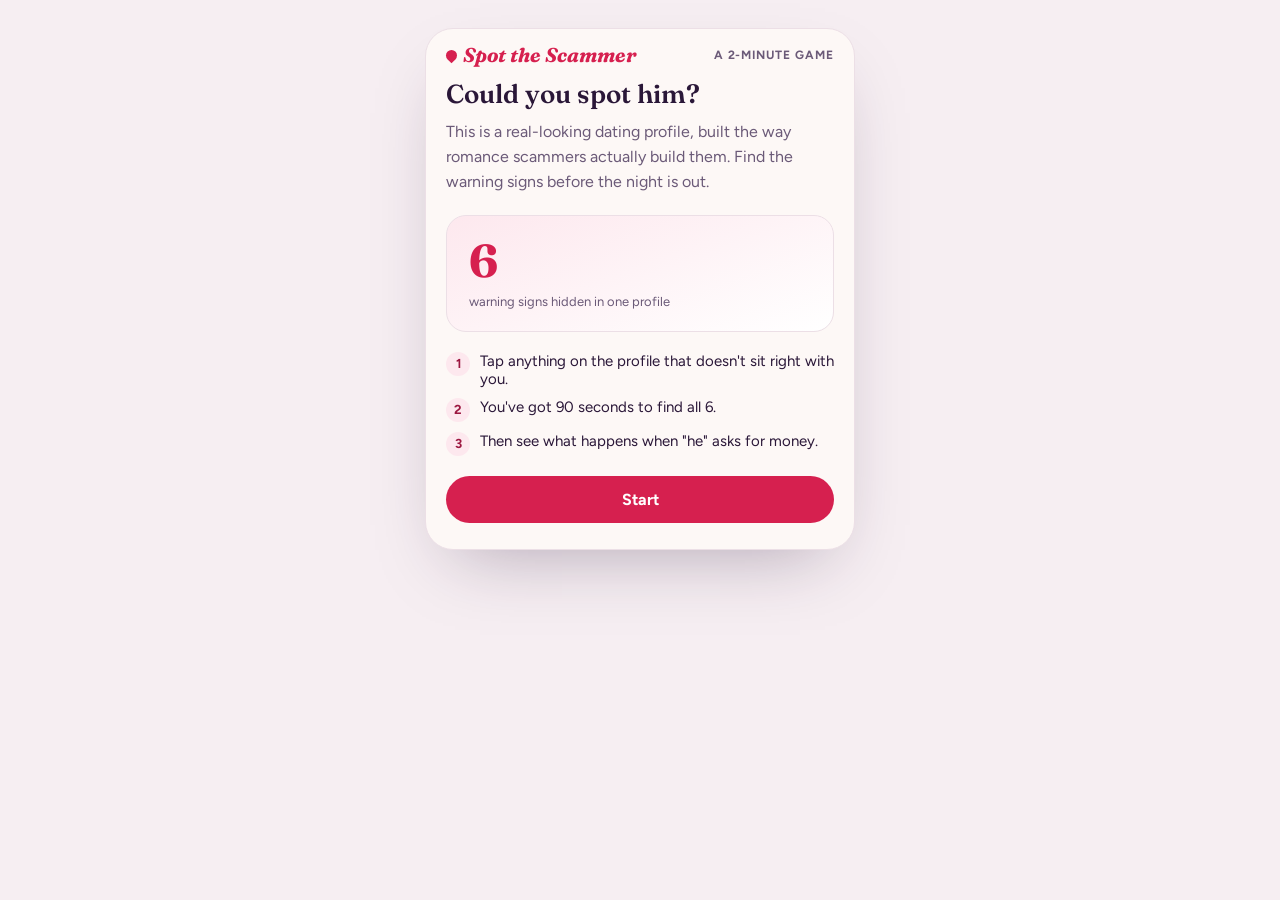
<file: index.html>
<!doctype html>
<html lang="en">
<head>
<meta charset="utf-8">
<meta name="viewport" content="width=device-width, initial-scale=1, viewport-fit=cover">
<title>Spot the Scammer</title>
<meta name="description" content="A 2-minute romance scam awareness game: find the red flags in a dating profile before someone asks you for money.">
<link rel="preconnect" href="https://fonts.gstatic.com" crossorigin>
<link href="https://fonts.googleapis.com/css2?family=Fraunces:ital,opsz,wght@0,9..144,400;0,9..144,600;0,9..144,700;1,9..144,500&family=Figtree:wght@400;500;600;700;800&display=swap" rel="stylesheet">
<link rel="stylesheet" href="style.css">
</head>
<body>

<div class="stage">
  <div class="topbar">
    <span class="brand"><i></i>Spot the Scammer</span>
    <span class="eyebrow" id="eyebrow">A 2-minute game</span>
  </div>

  <!-- SCREEN 1: INTRO -->
  <section class="screen" id="screen-intro">
    <h1>Could you spot him?</h1>
    <p class="lede">This is a real-looking dating profile, built the way romance scammers actually build them. Find the warning signs before the night is out.</p>
    <div class="intro-art">
      <div class="count">6</div>
      <div class="count-label">warning signs hidden in one profile</div>
    </div>
    <ul class="rules">
      <li><b>1</b> Tap anything on the profile that doesn't sit right with you.</li>
      <li><b>2</b> You've got 90 seconds to find all 6.</li>
      <li><b>3</b> Then see what happens when "he" asks for money.</li>
    </ul>
    <div class="btnrow"><button class="btn" id="btn-start">Start</button></div>
  </section>

  <!-- SCREEN 2: PROFILE -->
  <section class="screen" id="screen-profile" hidden>
    <div class="hud">
      <span class="found">Found: <b id="foundCount">0</b> / 6</span>
      <div class="timebar"><i id="timeFill"></i></div>
    </div>
    <div class="card">
      <div class="hot" id="hot-photo" data-flag="photo">
        <span class="pin"></span>
        <div class="photo-wrap"><img src="photo.jpg" alt="Profile photo"></div>
      </div>
      <div class="meta">
        <div class="hot" id="hot-name" data-flag="name">
          <span class="pin"></span>
          <h2>Captain Daniel Reeves, 54</h2>
        </div>
        <div class="hot" id="hot-badge" data-flag="badge" style="display:inline-block; margin-top:2px">
          <span class="pin"></span>
          <span class="badges"><span class="badge"><i></i>Verified</span> <span class="live">● Active now</span></span>
        </div>
        <div class="hot" id="hot-fine" data-flag="fine">
          <span class="pin"></span>
          <p class="fine">Offshore engineer · Widower · Replies within minutes, any hour</p>
        </div>
      </div>
      <div class="prompts">
        <div class="prompt">
          <h3>I'm looking for</h3><p>Something real, with someone honest.</p>
        </div>
        <div class="hot" id="hot-wifi" data-flag="wifi">
          <span class="pin"></span>
          <div class="prompt"><h3>I can't live without</h3><p>Good company. The rig wifi is not good company.</p></div>
        </div>
        <div class="hot" id="hot-alone" data-flag="alone">
          <span class="pin"></span>
          <div class="prompt"><h3>Message me if</h3><p>You are tired of being alone too.</p></div>
        </div>
      </div>
    </div>
    <div id="flagpanels"></div>
    <button class="reveal-link" id="btn-reveal" hidden>Time's up show me what I missed</button>
    <div class="btnrow" style="margin-top:14px">
      <button class="btn" id="btn-toMessage" hidden>Continue</button>
    </div>
  </section>

  <!-- SCREEN 3: THE ASK -->
  <section class="screen" id="screen-message" hidden>
    <h1>Three weeks later…</h1>
    <p class="lede">You've been messaging every day. Then this arrives.</p>
    <div class="chat">
      <div class="bubble"><span class="who">Daniel · 11:42pm</span> My ship's been held at port over some paperwork. Customs want £450 before they'll release my gear and I can't reach my own account from out here. I hate asking you this. I don't have anyone else. Could you send it today? I'll pay you back the second I'm on land, I promise.</div>
    </div>
    <div class="btnrow" style="margin-top:16px">
      <button class="btn" id="btn-send" data-choice="bad">Send the £450 he needs help</button>
      <button class="btn ghost" id="btn-stop" data-choice="good">Don't send money stop and check</button>
    </div>
    <div id="choicePanel"></div>
    <div class="btnrow" style="margin-top:16px">
      <button class="btn" id="btn-toSummary" hidden>See the full picture</button>
    </div>
  </section>

  <!-- SCREEN 4: SUMMARY -->
  <section class="screen" id="screen-summary" hidden>
    <h1>The 6 signs</h1>
    <ul class="recap">
      <li><b>One flattering photo</b>Often a stolen or stock photo. Save it and reverse-image-search it before you trust it.</li>
      <li><b>"Captain" / widower / offshore</b>A job and a backstory built to explain why he can never meet, call unexpectedly, or be checked up on.</li>
      <li><b>A "Verified" badge</b>Verification usually just checks a selfie matches a photo it proves nothing about who someone really is.</li>
      <li><b>Replies within minutes, any hour</b>Real offshore workers have patchy signal. Constant availability from someone claiming isolation is a mismatch.</li>
      <li><b>"The rig wifi is not good company"</b>A built-in, pre-loaded excuse for why video calls never quite work.</li>
      <li><b>"Tired of being alone too"</b>Goes straight for loneliness. Real connection takes time; this is designed to feel instant.</li>
    </ul>
    <h1 style="margin-top:4px">What to actually do</h1>
    <ul class="advice">
      <li>Never send money, vouchers or gift cards to someone you've only met online - whatever the story.</li>
      <li>Ask for a spontaneous video call. An excuse every single time is the tell.</li>
      <li>Reverse-image-search their photo (Google Images - camera icon).</li>
      <li>Tell a friend or family member early. Scammers work by asking you to keep it secret.</li>
      <li>Trust the uneasy feeling. Moving fast and asking for money is the pattern, not the exception.</li>
    </ul>
    <div class="helpline">
      <b>Already sent money?</b>
      <span>Call your bank immediately, then report it to Report Fraud on 0300 123 2040 or https://www.reportfraud.police.uk/. You won't be in trouble, and it helps stop them doing it to someone else.</span>
    </div>
    <div class="btnrow"><button class="btn" id="btn-again">Play again</button></div>
    <p class="foot">A Recon1Studios awareness exercise. Daniel Reeves is a fictional character created for training.</p>

    <!--<div class="feedback" id="feedback">
      <h3>One quick thing</h3>
      <p class="fb-q">On a scale of 1-5, how helpful was this exercise? (1 = not helpful, 5 = very helpful)</p>
      <div class="fb-scale" id="fbScale">
        <button class="fb-btn" data-rating="1">1</button>
        <button class="fb-btn" data-rating="2">2</button>
        <button class="fb-btn" data-rating="3">3</button>
        <button class="fb-btn" data-rating="4">4</button>
        <button class="fb-btn" data-rating="5">5</button>
      </div>
      <div class="fb-labels"><span>Not helpful</span><span>Very helpful</span></div>
      <p class="fb-thanks" id="fbThanks" hidden>Thanks - that's been recorded.</p>
    </div> -->
  </section>
</div>

<script src="app.js"></script>
</body>
</html>
</file>
<file: style.css>
/*
  LAYOUT CONCEPT: a single phone-width "device" card centered on a soft paper
  background. Every screen of the game lives inside that one card, like
  looking at someone's actual phone — the thing this scam actually arrives on.
*/
:root{
  --bg:#f6eef2; --paper:#fdf8f6; --card:#ffffff; --ink:#2a1738; --ink-dim:#6b5a78;
  --line:#ecdfe6; --heart:#d6204f; --heart-dk:#9c1740; --gold:#e3a53f; --blush:#fde8ee;
  --good:#1f8a4c; --good-bg:#e9f7ee; --bad:#b4232f; --bad-bg:#fdecee;
  color-scheme: light;
}
@media (prefers-color-scheme: dark){
  :root:not([data-theme="light"]){
    --bg:#1b1220; --paper:#241829; --card:#2d1e33; --ink:#f3e9ee; --ink-dim:#c3aec2;
    --line:#43304a; --heart:#ef5c82; --heart-dk:#ff8aa6; --gold:#e9b765; --blush:#3a2430;
    --good:#4fd188; --good-bg:#17301f; --bad:#ff7b7b; --bad-bg:#3a1b1f;
    color-scheme: dark;
  }
}
:root[data-theme="dark"]{
  --bg:#1b1220; --paper:#241829; --card:#2d1e33; --ink:#f3e9ee; --ink-dim:#c3aec2;
  --line:#43304a; --heart:#ef5c82; --heart-dk:#ff8aa6; --gold:#e9b765; --blush:#3a2430;
  --good:#4fd188; --good-bg:#17301f; --bad:#ff7b7b; --bad-bg:#3a1b1f;
  color-scheme: dark;
}
*{box-sizing:border-box}
html,body{height:100%}
body{
  margin:0; background:var(--bg); color:var(--ink);
  font-family:"Figtree",system-ui,-apple-system,sans-serif;
  padding-left:max(16px, env(safe-area-inset-left,0px));
  padding-right:max(16px, env(safe-area-inset-right,0px));
  padding-block:28px;
  min-height:100svh;
  display:flex; align-items:flex-start; justify-content:center;
}
.serif{font-family:"Fraunces",Georgia,serif}
.stage{
  width:100%; max-width:430px; background:var(--paper);
  border-radius:28px; box-shadow:0 30px 70px -30px rgba(42,23,56,.35);
  border:1px solid var(--line); overflow:hidden; position:relative;
}
.topbar{
  display:flex; align-items:center; justify-content:space-between;
  padding:16px 20px 10px; gap:10px;
}
.brand{font:italic 700 20px/1 "Fraunces",Georgia,serif; color:var(--heart); display:flex; align-items:center; gap:6px}
.brand i{width:11px;height:11px;border-radius:50% 50% 50% 0;background:var(--heart);transform:rotate(-45deg)}
.eyebrow{font-size:12px; font-weight:700; letter-spacing:.08em; text-transform:uppercase; color:var(--ink-dim)}

.screen{padding:0 20px 26px}
.screen h1{font:600 26px/1.2 "Fraunces",Georgia,serif; margin:4px 0 10px}
.lede{color:var(--ink-dim); font-size:16px; line-height:1.55; margin:0 0 20px}

.btn{
  font:inherit; font-weight:700; font-size:16px; border:0; border-radius:99px;
  padding:14px 22px; cursor:pointer; width:100%; text-align:center;
  background:var(--heart); color:#fff; transition:transform .15s ease, background .15s ease;
}
.btn:hover{background:var(--heart-dk)}
.btn:active{transform:scale(.98)}
.btn.ghost{background:transparent; color:var(--ink); border:2px solid var(--line)}
.btn[hidden]{display:none!important}
.btnrow{display:flex; flex-direction:column; gap:10px; margin-top:4px}

/* ---- INTRO ---- */
.intro-art{
  margin:6px 0 20px; border-radius:20px; background:linear-gradient(160deg, var(--blush), var(--card));
  border:1px solid var(--line); padding:22px; display:flex; flex-direction:column; gap:10px;
}
.intro-art .count{font:700 46px/1 "Fraunces",Georgia,serif; color:var(--heart)}
.intro-art .count-label{font-size:13px; color:var(--ink-dim)}
.rules{list-style:none; margin:0 0 20px; padding:0; display:flex; flex-direction:column; gap:10px}
.rules li{display:flex; gap:10px; align-items:flex-start; font-size:15px; color:var(--ink)}
.rules li b{flex:0 0 auto; width:24px; height:24px; border-radius:50%; background:var(--blush); color:var(--heart-dk); font-size:13px; display:flex; align-items:center; justify-content:center}

/* ---- PROFILE SCREEN ---- */
.hud{display:flex; align-items:center; justify-content:space-between; margin:0 0 12px}
.found{font-weight:700; font-size:14px; color:var(--ink)}
.found b{color:var(--heart)}
.timebar{height:8px; border-radius:99px; background:var(--line); overflow:hidden; flex:1; margin-left:14px}
.timebar i{display:block; height:100%; background:var(--heart); border-radius:99px; transform-origin:left; transition:transform 1s linear}

.card{background:var(--card); border:1px solid var(--line); border-radius:22px; overflow:hidden; box-shadow:0 10px 30px -18px rgba(42,23,56,.3)}
.photo-wrap{position:relative; aspect-ratio:4/5; background:#111}
.photo-wrap img{width:100%; height:100%; object-fit:cover; display:block}
.meta{padding:16px 18px 6px}
.meta h2{font:700 24px/1.15 "Fraunces",Georgia,serif; margin:0 0 6px}
.badges{display:flex; align-items:center; gap:8px; flex-wrap:wrap}
.badge{display:inline-flex; align-items:center; gap:5px; background:var(--blush); color:var(--heart-dk); font-weight:700; font-size:12.5px; padding:3px 10px; border-radius:99px}
.badge i{width:12px;height:12px;border-radius:50%;background:var(--heart)}
.live{color:var(--good); font-weight:700; font-size:12.5px}
.fine{color:var(--ink-dim); font-size:13.5px; margin:8px 0 0}
.prompts{padding:4px 18px 18px; display:flex; flex-direction:column; gap:10px}
.prompt{background:var(--paper); border:1px solid var(--line); border-radius:14px; padding:12px 14px}
.prompt h3{margin:0 0 4px; font:600 12px/1.2 "Figtree",sans-serif; color:var(--ink-dim); text-transform:uppercase; letter-spacing:.04em}
.prompt p{margin:0; font:600 17px/1.3 "Fraunces",Georgia,serif}

.hot{position:relative; display:block; border-radius:14px; cursor:pointer; border:2px solid transparent}
.hot .pin{display:none}
.hot.found-flag{border-color:var(--good); cursor:default}
.hot.found-flag .pin{
  display:flex; position:absolute; top:-9px; right:-9px; width:26px; height:26px; border-radius:50%;
  background:var(--good); color:#fff; font-weight:800; font-size:14px;
  align-items:center; justify-content:center; box-shadow:0 3px 10px rgba(0,0,0,.25);
  animation:popin .25s ease;
}
.hot.found-flag .pin:after{content:"✓"}
@keyframes popin{from{transform:scale(0)}to{transform:scale(1)}}

.flagpanel{
  margin-top:10px; background:var(--good-bg); border:1px solid var(--good); border-radius:14px;
  padding:12px 14px; font-size:14.5px; line-height:1.5; color:var(--ink);
  animation:slidein .25s ease;
}
.flagpanel b{color:var(--good)}
@keyframes slidein{from{opacity:0; transform:translateY(-6px)}to{opacity:1; transform:translateY(0)}}
.reveal-link{display:block; text-align:center; margin-top:14px; font-size:14px; color:var(--ink-dim); background:none; border:0; text-decoration:underline; cursor:pointer; width:100%; font-family:inherit}
.reveal-link[hidden]{display:none}

/* ---- MESSAGE SCREEN ---- */
.chat{background:var(--card); border:1px solid var(--line); border-radius:20px; padding:16px; display:flex; flex-direction:column; gap:10px}
.bubble{background:var(--paper); border:1px solid var(--line); border-radius:16px 16px 16px 4px; padding:12px 14px; font-size:15.5px; line-height:1.5; max-width:88%}
.bubble.who{font-weight:700; font-size:12.5px; color:var(--heart-dk); display:block; margin:0 0 4px}
.choice-feedback{margin-top:14px; border-radius:14px; padding:14px; font-size:14.5px; line-height:1.55; animation:slidein .25s ease}
.choice-feedback.good{background:var(--good-bg); border:1px solid var(--good); color:var(--ink)}
.choice-feedback.bad{background:var(--bad-bg); border:1px solid var(--bad); color:var(--ink)}
.choice-feedback b{display:block; margin-bottom:4px; font-size:15px}
.choice-feedback.good b{color:var(--good)}
.choice-feedback.bad b{color:var(--bad)}

/* ---- SUMMARY ---- */
.recap{list-style:none; margin:0 0 20px; padding:0; display:flex; flex-direction:column; gap:10px}
.recap li{background:var(--card); border:1px solid var(--line); border-radius:14px; padding:12px 14px; font-size:14.5px; line-height:1.5}
.recap li b{display:block; color:var(--heart-dk); font-size:14px; margin-bottom:2px}
.advice{list-style:none; margin:0 0 20px; padding:0; display:flex; flex-direction:column; gap:10px}
.advice li{display:flex; gap:10px; font-size:15px; line-height:1.5}
.advice li:before{content:"→"; color:var(--heart); font-weight:800; flex:0 0 auto}
.helpline{background:var(--blush); border-radius:16px; padding:16px 18px; margin:4px 0 22px}
.helpline b{display:block; font:700 18px/1.3 "Fraunces",Georgia,serif; color:var(--heart-dk); margin-bottom:4px}
.helpline span{font-size:14px; color:var(--ink-dim)}
.foot{text-align:center; font-size:12px; color:var(--ink-dim); margin-top:6px}

/* ---- FEEDBACK ---- */
.feedback{margin-top:22px; padding-top:18px; border-top:1px solid var(--line)}
.feedback h3{font:600 17px/1.3 "Fraunces",Georgia,serif; margin:0 0 6px}
.fb-q{color:var(--ink-dim); font-size:14px; line-height:1.5; margin:0 0 12px}
.fb-scale{display:flex; gap:8px}
.fb-btn{
  flex:1; font:inherit; font-weight:700; font-size:16px; border:2px solid var(--line);
  background:var(--card); color:var(--ink); border-radius:12px; padding:10px 0; cursor:pointer;
  transition:transform .15s ease, border-color .15s ease, background .15s ease, color .15s ease;
}
.fb-btn:hover{border-color:var(--heart)}
.fb-btn:active{transform:scale(.96)}
.fb-btn:disabled{cursor:default}
.fb-btn.fb-chosen{background:var(--heart); border-color:var(--heart); color:#fff}
.fb-labels{display:flex; justify-content:space-between; font-size:11.5px; color:var(--ink-dim); margin-top:6px}
.fb-thanks{margin-top:12px; color:var(--good); font-weight:700; font-size:14px}
.fb-thanks[hidden]{display:none}
</file>
